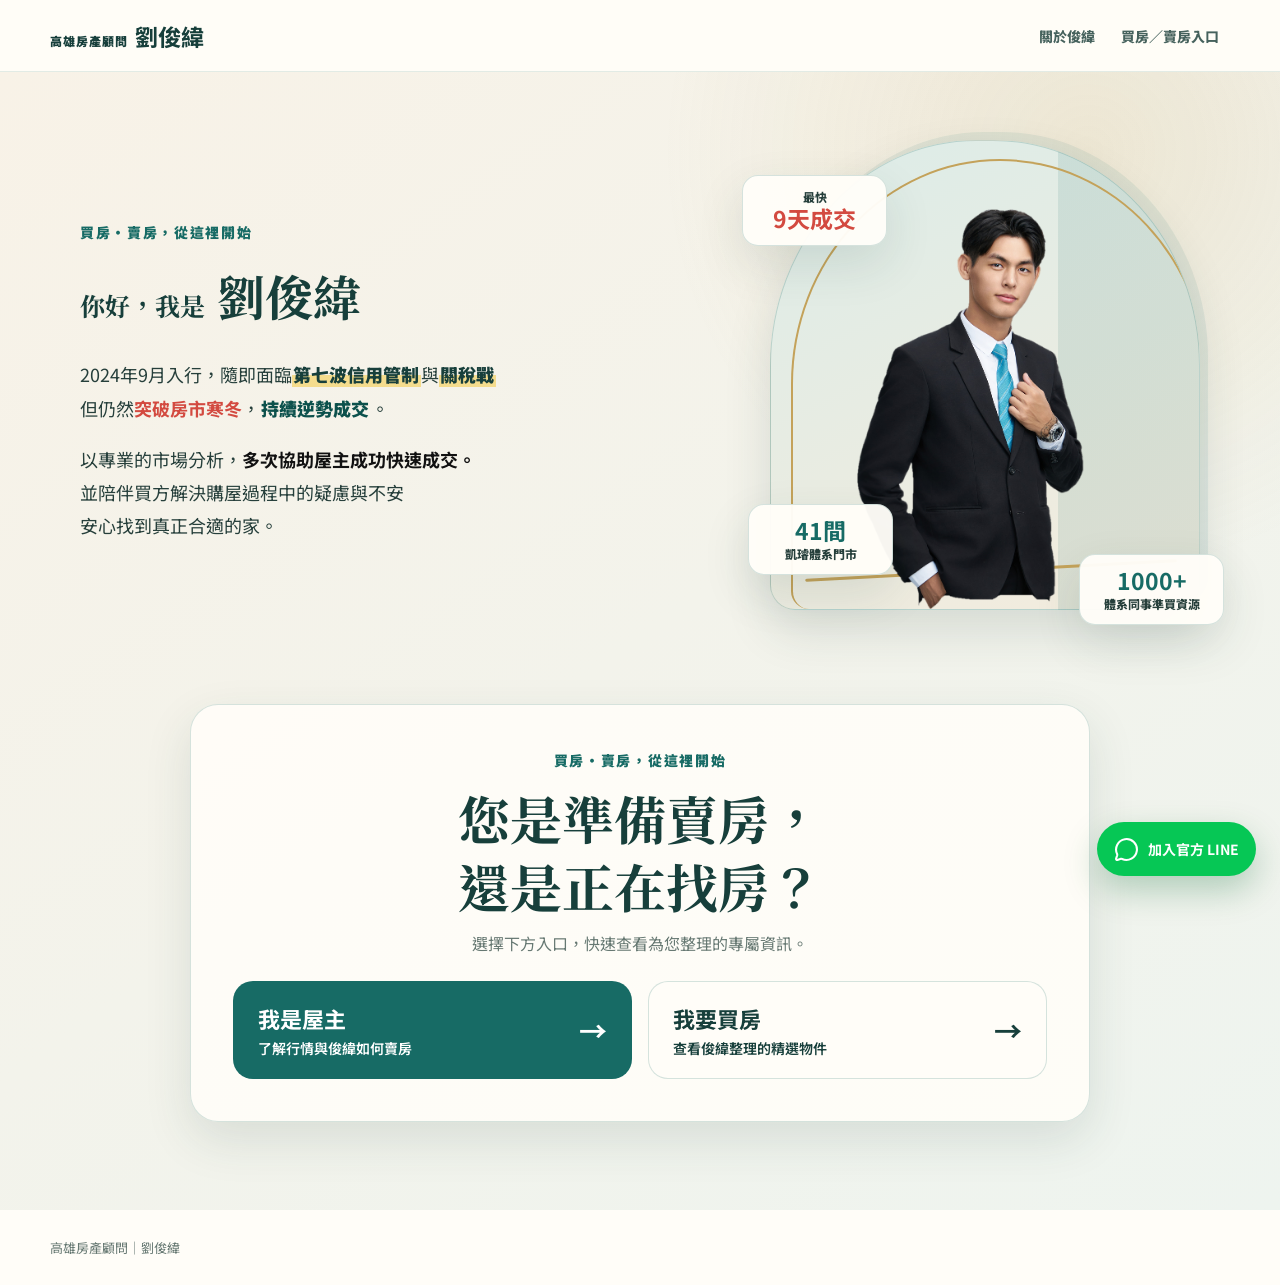
<file: index.html>
<!doctype html>
<html lang="zh-Hant">
<head>
  <meta charset="utf-8">
  <meta name="viewport" content="width=device-width,initial-scale=1">
  <title>劉俊緯不動產顧問｜買房・賣房服務</title>
  <meta name="description" content="高雄不動產買賣服務。選擇屋主或買方入口，快速查看適合您的房產資訊。">
  <meta property="og:title" content="劉俊緯不動產顧問｜買房・賣房服務">
  <meta property="og:description" content="買房・賣房，從這裡開始。">
  <meta property="og:image" content="https://kc880305.github.io/wei-house-sale-guide/44308c55a53321c8.png">
  <link rel="stylesheet" href="site.css?v=20261110r">
  <script src="site.js?v=20261110e" defer></script>
</head>
<body>
  <header class="site-header">
    <a class="brand" href="#profile"><span>高雄房產顧問</span><b>劉俊緯</b></a>
    <nav><a href="#profile">關於俊緯</a><a href="#choose">買房／賣房入口</a></nav>
    <button class="menu-button" type="button" aria-label="開啟網站目錄" aria-expanded="false"><span></span><span></span><span></span></button>
  </header>
  <div class="menu-panel" hidden><a href="#profile">關於俊緯</a><a href="#choose">買房／賣房入口</a></div>

  <main class="home-page">
    <section id="profile" class="pad profile-section">
      <div class="profile-layout">
        <div class="profile-copy">
          <span class="section-kicker">買房・賣房，從這裡開始</span>
          <h1><small>你好，我是</small><strong>劉俊緯</strong></h1>
          <p class="profile-story"><span>2024年9月入行，隨即面臨<strong>第七波信用管制</strong>與<strong>關稅戰</strong></span><span>但仍然<b>突破房市寒冬</b>，<strong class="inverse-win">持續逆勢成交</strong>。</span></p>
          <p class="profile-result"><span>以專業的市場分析，<strong>多次協助屋主成功快速成交。</strong></span><span>並陪伴買方解決購屋過程中的疑慮與不安</span><span>安心找到真正合適的家。</span></p>
        </div>
        <div class="profile-visual">
          <div class="profile-photo"><img src="44308c55a53321c8-profile.png" alt="高雄房產顧問劉俊緯"></div>
          <div class="profile-proof profile-proof-one"><span>最快</span><strong>9天成交</strong></div>
          <div class="profile-proof profile-proof-two"><strong>41間</strong><span>凱璿體系門市</span></div>
          <div class="profile-proof profile-proof-three"><strong>1000+</strong><span>體系同事準買資源</span></div>
        </div>
      </div>

      <div id="choose" class="home-choice-panel">
        <span class="section-kicker">買房・賣房，從這裡開始</span>
        <h2>您是準備賣房，<br>還是正在找房？</h2>
        <p>選擇下方入口，快速查看為您整理的專屬資訊。</p>
        <div class="choice-grid">
          <a class="choice-card owner-entry" href="owner.html"><div><strong>我是屋主</strong><span>了解行情與俊緯如何賣房</span></div><b>→</b></a>
          <a class="choice-card buyer-entry" href="buyer.html"><div><strong>我要買房</strong><span>查看俊緯整理的精選物件</span></div><b>→</b></a>
        </div>
      </div>
    </section>
  </main>

  <footer class="simple-footer"><p>高雄房產顧問｜劉俊緯</p></footer>
  <a class="line-float" href="https://lin.ee/toOOFOn" target="_blank" rel="noreferrer" aria-label="加入官方 LINE"><svg xmlns="http://www.w3.org/2000/svg" width="24" height="24" viewBox="0 0 24 24" fill="none" stroke="currentColor" stroke-width="2" stroke-linecap="round" stroke-linejoin="round" aria-hidden="true"><path d="M2.992 16.342a2 2 0 0 1 .094 1.167l-1.065 3.29a1 1 0 0 0 1.236 1.168l3.413-.998a2 2 0 0 1 1.099.092 10 10 0 1 0-4.777-4.719"></path></svg><b>加入官方 LINE</b></a>
</body>
</html>
</file>
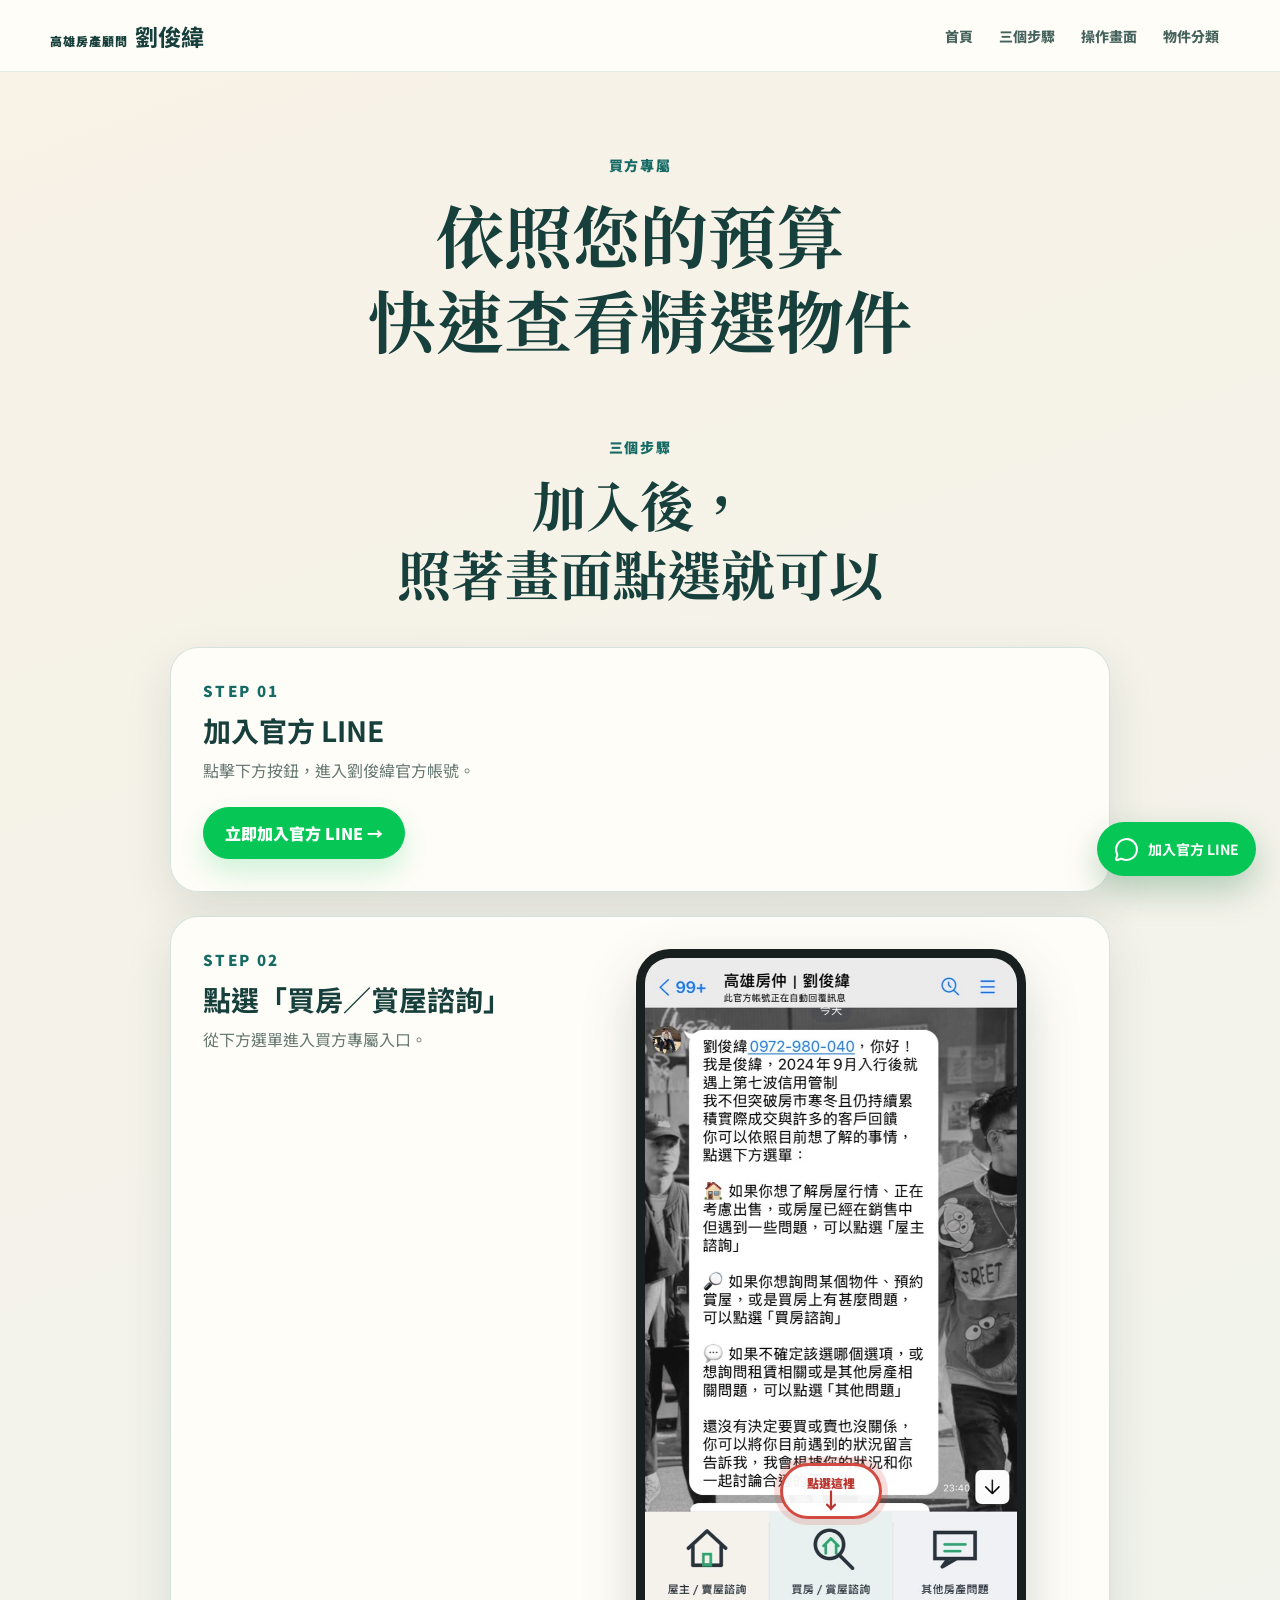
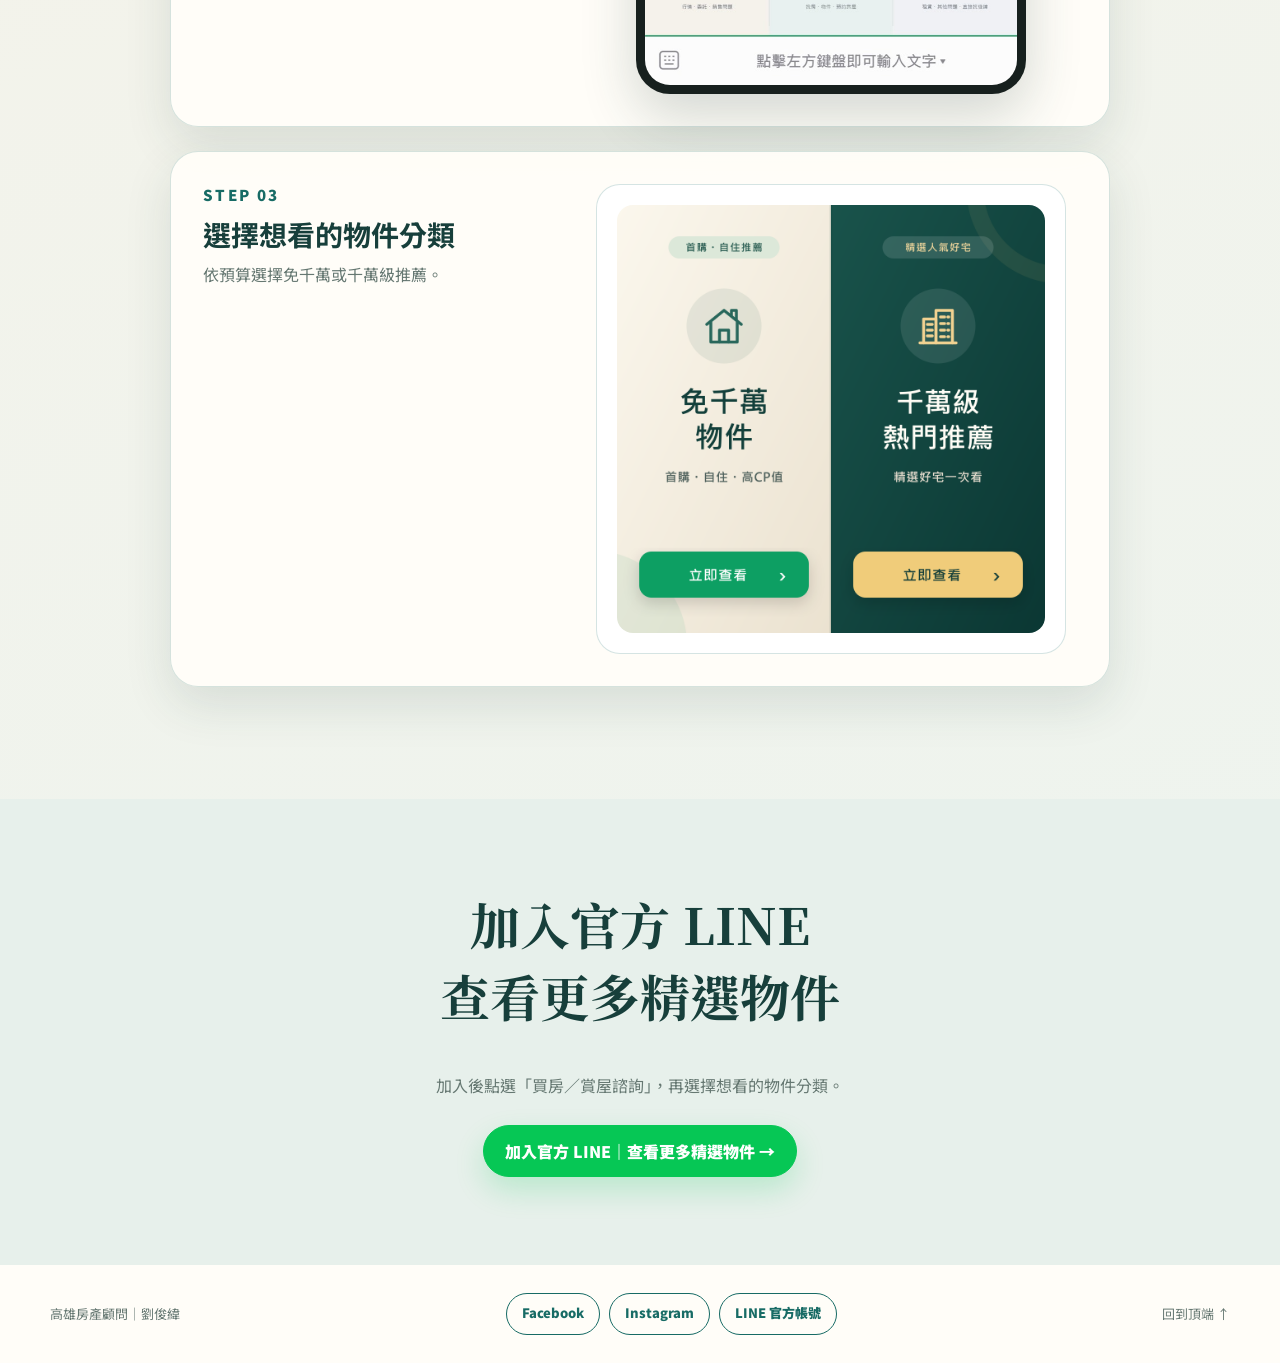
<file: buyer.html>
<!doctype html>
<html lang="zh-Hant">
<head>
  <meta charset="utf-8">
  <meta name="viewport" content="width=device-width,initial-scale=1">
  <title>精選物件｜劉俊緯不動產顧問</title>
  <meta name="description" content="加入劉俊緯官方LINE，點選買房諮詢，查看依預算整理的精選物件。">
  <link rel="stylesheet" href="site.css?v=20261110r">
  <script src="site.js?v=20261110e" defer></script>
</head>
<body>
  <header class="site-header">
    <a class="brand" href="index.html"><span>高雄房產顧問</span><b>劉俊緯</b></a>
    <nav><a href="#top">首頁</a><a href="#steps">三個步驟</a><a href="#step-two">操作畫面</a><a href="#step-three">物件分類</a></nav>
    <button class="menu-button" type="button" aria-label="開啟網站目錄" aria-expanded="false"><span></span><span></span><span></span></button>
  </header>
  <div class="menu-panel" hidden><a href="#top">首頁</a><a href="#steps">三個步驟</a><a href="#step-two">操作畫面</a><a href="#step-three">物件分類</a></div>

  <main class="buyer-page">
    <section id="top" class="buyer-intro">
      <span class="section-kicker">買方專屬</span>
      <h1><span>依照您的預算</span><span>快速查看精選物件</span></h1>
    </section>

    <section id="steps" class="pad buyer-journey">
      <div class="section-heading"><span>三個步驟</span><h2><span>加入後，</span><span>照著畫面點選就可以</span></h2></div>

      <article class="buyer-step step-one">
        <div class="step-number">STEP 01</div>
        <div class="step-copy"><h3>加入官方 LINE</h3><p>點擊下方按鈕，進入劉俊緯官方帳號。</p><a class="primary-button" href="https://lin.ee/toOOFOn" target="_blank" rel="noreferrer">立即加入官方 LINE →</a></div>
      </article>

      <article id="step-two" class="buyer-step visual-step">
        <div class="step-number">STEP 02</div>
        <div class="step-copy"><h3>點選「買房／賞屋諮詢」</h3><p>從下方選單進入買方專屬入口。</p></div>
        <div class="phone-shot"><img src="line-official-chat.jpg" alt="劉俊緯官方LINE完整歡迎訊息與三路口選單"><span class="tap-marker">點選這裡<b>↓</b></span></div>
      </article>

      <article id="step-three" class="buyer-step visual-step">
        <div class="step-number">STEP 03</div>
        <div class="step-copy"><h3>選擇想看的物件分類</h3><p>依預算選擇免千萬或千萬級推薦。</p></div>
        <div class="selector-shot"><img src="line-buyer-budget-selector.png" alt="免千萬物件與千萬級熱門推薦選擇畫面"></div>
      </article>
    </section>

    <section class="pad buyer-bottom"><h2>加入官方 LINE<br>查看更多精選物件</h2><p>加入後點選「買房／賞屋諮詢」，再選擇想看的物件分類。</p><a class="primary-button" href="https://lin.ee/toOOFOn" target="_blank" rel="noreferrer">加入官方 LINE｜查看更多精選物件 →</a></section>
  </main>

  <footer class="site-footer"><p>高雄房產顧問｜劉俊緯</p><div class="social-actions"><a class="facebook" href="https://www.facebook.com/profile.php?id=61593687617416" target="_blank" rel="noreferrer">Facebook</a><a class="instagram" href="https://www.instagram.com/wei.house_kh" target="_blank" rel="noreferrer">Instagram</a><a class="line" href="https://lin.ee/toOOFOn" target="_blank" rel="noreferrer">LINE 官方帳號</a></div><a href="#top">回到頂端 ↑</a></footer>
  <a class="line-float" href="https://lin.ee/toOOFOn" target="_blank" rel="noreferrer" aria-label="加入官方 LINE"><svg xmlns="http://www.w3.org/2000/svg" width="24" height="24" viewBox="0 0 24 24" fill="none" stroke="currentColor" stroke-width="2" stroke-linecap="round" stroke-linejoin="round" aria-hidden="true"><path d="M2.992 16.342a2 2 0 0 1 .094 1.167l-1.065 3.29a1 1 0 0 0 1.236 1.168l3.413-.998a2 2 0 0 1 1.099.092 10 10 0 1 0-4.777-4.719"></path></svg><b>加入官方 LINE</b></a>
</body>
</html>
</file>
<file: site.css>
@import url("https://fonts.googleapis.com/css2?family=Noto+Sans+TC:wght@400;600;700;800;900&family=Noto+Serif+TC:wght@600;700;800;900&display=swap");

:root{
  --paper:#f7f2e8;
  --paper-deep:#eee5d4;
  --white:#fffdf8;
  --ink:#173f3b;
  --text:#263f3b;
  --muted:#667872;
  --teal:#176b65;
  --teal-dark:#0c514c;
  --teal-soft:#deece8;
  --gold:#c4a25a;
  --gold-soft:#f4e8c9;
  --red:#d34a40;
  --line:rgba(23,107,101,.18);
  --shadow:0 18px 48px rgba(35,64,58,.12);
}

*{box-sizing:border-box}
html{scroll-behavior:smooth;scroll-padding-top:76px}
body{margin:0;padding-top:72px;background:var(--paper);color:var(--text);font-family:"Noto Sans TC","Microsoft JhengHei",sans-serif;overflow-x:clip}
img{display:block;max-width:100%}
a{color:inherit;text-decoration:none}
button{font:inherit}
h1,h2,h3,p{margin-top:0}

.site-header{
  position:fixed;top:0;left:0;right:0;z-index:50;height:72px;padding:0 max(24px,calc((100vw - 1180px)/2));
  display:flex;align-items:center;gap:28px;background:rgba(255,253,248,.95);
  border-bottom:1px solid rgba(23,107,101,.12);backdrop-filter:blur(16px)
}
.brand{display:flex;align-items:baseline;gap:7px;white-space:nowrap;color:var(--ink);font-weight:900}
.brand span{font-size:12px;letter-spacing:.08em}.brand b{font-size:23px}
.site-header nav{margin-left:auto;display:flex;align-items:center;gap:4px}
.site-header nav a{position:relative;padding:10px 11px;color:#46625d;font-size:14px;font-weight:800}
.site-header nav a:after{content:"";position:absolute;left:11px;right:11px;bottom:5px;height:2px;background:var(--gold);transform:scaleX(0);transition:.2s}
.site-header nav a:hover{color:var(--teal)}.site-header nav a:hover:after{transform:scaleX(1)}
.menu-button{display:none;margin-left:auto;width:44px;height:44px;border:0;border-radius:50%;background:var(--teal);padding:12px;cursor:pointer}
.menu-button span{display:block;height:2px;margin:4px 0;border-radius:2px;background:#fff;transition:.2s}
.menu-button[aria-expanded="true"] span:nth-child(1){transform:translateY(6px) rotate(45deg)}
.menu-button[aria-expanded="true"] span:nth-child(2){opacity:0}
.menu-button[aria-expanded="true"] span:nth-child(3){transform:translateY(-6px) rotate(-45deg)}
.menu-panel{position:fixed;top:72px;right:14px;z-index:49;width:min(310px,calc(100vw - 28px));padding:12px;background:var(--white);border:1px solid var(--line);border-radius:18px;box-shadow:var(--shadow)}
.menu-panel a{display:block;padding:13px 14px;border-radius:11px;font-weight:800}
.menu-panel a:hover{background:var(--teal-soft);color:var(--teal)}

.pad{padding:88px max(24px,calc((100vw - 1180px)/2))}
.section-soft{background:#f0eee6}
.section-kicker,.section-heading>span{display:inline-flex;color:var(--teal);font-size:14px;font-weight:900;letter-spacing:.12em}
.section-heading{max-width:930px;margin:0 auto 40px;text-align:center}
.section-heading>span{margin-bottom:12px}
.section-heading h2{margin:0;color:var(--ink);font-family:"Noto Serif TC",serif;font-size:clamp(34px,4.3vw,54px);line-height:1.28}
.section-heading h2 span,.section-heading p span{display:block}
.section-heading p{margin:14px 0 0;color:var(--muted);font-size:17px;line-height:1.8}
.section-heading p strong{color:var(--ink)}
.swipe-hint{display:none}

.primary-button,.contact-button,.phone-button{
  display:inline-flex;align-items:center;justify-content:center;gap:8px;min-height:52px;padding:13px 21px;
  border:1px solid var(--teal);border-radius:999px;background:var(--teal);color:#fff;font-weight:900;
  box-shadow:0 13px 30px rgba(23,107,101,.16);transition:.2s
}
.primary-button:hover,.contact-button:hover,.phone-button:hover{background:var(--teal-dark);transform:translateY(-2px);box-shadow:0 17px 34px rgba(23,107,101,.23)}
.primary-button,.contact-button{border-color:#06c755;background:#06c755;box-shadow:0 13px 30px rgba(6,199,85,.2)}
.primary-button:hover,.contact-button:hover{border-color:#05ad49;background:#05ad49;box-shadow:0 17px 34px rgba(6,199,85,.28)}
.plain-link{display:inline-flex;padding:12px 5px;color:var(--teal);font-weight:900;border-bottom:1px solid var(--teal)}

/* Public home — private profile layout */
.profile-section{min-height:calc(100svh - 72px);padding-top:68px;background:radial-gradient(circle at 85% 7%,rgba(196,162,90,.16),transparent 28%),linear-gradient(145deg,#f8f2e7,#eef4ef)}
.profile-layout{display:grid;grid-template-columns:minmax(0,1fr) 430px;align-items:center;gap:55px;max-width:1120px;margin:auto}
.profile-copy{padding:10px 0}
.profile-copy h1{display:flex;align-items:baseline;gap:12px;margin:18px 0 28px;color:var(--ink);font-family:"Noto Serif TC",serif}
.profile-copy h1 small{font-size:25px}.profile-copy h1 strong{font-size:48px}
.profile-story,.profile-result{font-size:18px;line-height:1.85}
.profile-story span,.profile-result span{display:block}
.profile-story strong{padding:0 .08em;color:var(--ink);font-weight:900;background:linear-gradient(transparent 54%,rgba(244,213,112,.76) 54%)}.profile-story b{color:var(--red)}.profile-story .inverse-win{color:var(--teal-dark);background:none}.profile-result strong{color:#111}
.profile-visual{position:relative;height:500px}
.profile-photo{position:relative;isolation:isolate;height:470px;border:1px solid rgba(23,107,101,.2);border-radius:48% 48% 25px 25px;background:linear-gradient(90deg,transparent 0 67%,rgba(23,107,101,.11) 67%),linear-gradient(155deg,#dcece8,#f4ecdd);box-shadow:8px -8px rgba(23,107,101,.08),0 20px 48px rgba(35,64,58,.14);overflow:hidden}
.profile-photo:before{content:"";position:absolute;inset:18px -10px 0 20px;z-index:0;border:2px solid var(--gold);border-bottom:0;border-radius:50% 50% 18px 18px}
.profile-photo:after{content:"";position:absolute;left:8%;right:5%;bottom:8%;z-index:1;height:3px;border-radius:99px;background:var(--gold);transform:rotate(-3deg)}
.profile-photo img{position:relative;z-index:2;width:100%;height:100%;object-fit:contain;object-position:center bottom}
.profile-proof{position:absolute;z-index:4;min-width:145px;padding:12px 15px;border:1px solid rgba(23,107,101,.18);border-radius:16px;background:rgba(255,253,248,.97);text-align:center;box-shadow:var(--shadow)}
.profile-proof span,.profile-proof strong{display:block}.profile-proof span{font-size:12px;font-weight:800}.profile-proof strong{color:var(--teal);font-size:23px;line-height:1.2}.profile-proof-one{top:7%;left:-28px}.profile-proof-one strong{color:var(--red)}.profile-proof-two{left:-22px;bottom:13%}.profile-proof-three{right:-24px;bottom:3%}
.home-choice-panel{max-width:900px;margin:64px auto 0;padding:42px;border:1px solid var(--line);border-radius:28px;background:rgba(255,253,248,.92);text-align:center;box-shadow:var(--shadow)}
.home-choice-panel h2{margin:13px 0 12px;color:var(--ink);font-family:"Noto Serif TC",serif;font-size:clamp(34px,4.5vw,52px);line-height:1.3}
.home-choice-panel>p{margin-bottom:26px;color:var(--muted)}
.choice-grid{display:grid;grid-template-columns:1fr 1fr;gap:16px}
.choice-card{min-height:94px;padding:20px 24px;display:flex;align-items:center;justify-content:space-between;border:1px solid var(--line);border-radius:20px;text-align:left;font-weight:900;transition:.2s}
.choice-card strong{display:block;font-size:22px}.choice-card span{display:block;margin-top:4px;font-size:14px;font-weight:600}.choice-card>b{font-size:28px}
.owner-entry{background:var(--teal);color:#fff}.buyer-entry{background:var(--white);color:var(--ink)}
.choice-card:hover{transform:translateY(-3px);box-shadow:var(--shadow)}

/* Owner hero — same composition as the private site */
.private-hero{max-width:1280px;min-height:calc(100svh - 72px);margin:auto;padding:64px 38px 54px;display:grid;grid-template-columns:minmax(0,1fr) 540px;align-items:center;gap:48px}
.hero-copy h1{margin:19px 0;color:var(--ink);font-family:"Noto Serif TC",serif;font-size:clamp(46px,5vw,67px);line-height:1.25}
.hero-copy h1 span{display:block}
.hero-lead{font-size:18px;line-height:1.8}.hero-lead span{display:block}
.hero-actions{display:flex;align-items:center;gap:22px;margin-top:30px;flex-wrap:wrap}
.hero-visual{position:relative;height:570px}
.portrait{position:absolute;inset:40px 28px 0;isolation:isolate;border:1px solid rgba(23,107,101,.2);border-radius:48% 48% 24px 24px;background:linear-gradient(90deg,transparent 0 67%,rgba(23,107,101,.11) 67%),linear-gradient(155deg,#dcece8,#f4ecdd);box-shadow:8px -8px rgba(23,107,101,.08),0 20px 48px rgba(35,64,58,.14);overflow:hidden}
.portrait:before{content:"";position:absolute;inset:18px -10px 0 20px;border:2px solid var(--gold);border-bottom:0;border-radius:50% 50% 18px 18px}
.portrait:after{content:"";position:absolute;left:8%;right:5%;bottom:8%;height:3px;border-radius:99px;background:var(--gold);transform:rotate(-3deg)}
.portrait img{position:relative;z-index:2;width:100%;height:100%;object-fit:contain;object-position:center bottom}
.proof{position:absolute;z-index:4;min-width:155px;padding:14px 18px;border:1px solid rgba(23,107,101,.18);border-radius:17px;background:rgba(255,253,248,.97);text-align:center;box-shadow:var(--shadow)}
.proof span,.proof strong{display:block}.proof span{font-size:13px;font-weight:800}.proof strong{color:var(--teal);font-size:25px;line-height:1.2}.proof-one{top:9%;left:0}.proof-one strong{color:var(--red)}.proof-two{left:1%;bottom:11%}.proof-three{right:0;bottom:2%}

.card-row{display:grid;gap:16px}.situation-row{grid-template-columns:repeat(4,1fr)}.method-row{grid-template-columns:repeat(3,1fr)}
.card-row article{padding:27px;border:1px solid var(--line);border-radius:21px;background:var(--white);box-shadow:0 14px 36px rgba(35,64,58,.07)}
.card-row article>b{color:var(--gold);font-family:"Noto Serif TC",serif;font-size:36px}
.card-row h3{margin:9px 0;color:var(--ink);font-size:20px;line-height:1.5}.card-row p{margin:0;color:var(--muted);line-height:1.7}

.records-section{background:#faf7f0}
.record-row{display:grid;grid-template-columns:repeat(4,1fr);gap:18px}
.record-card{padding:11px 11px 23px;border:1px solid var(--line);border-radius:20px;background:#fff;box-shadow:0 14px 36px rgba(35,64,58,.08);text-align:center}
.record-card img{width:100%;aspect-ratio:4/3;object-fit:cover;border-radius:13px}
.record-card h3{margin:15px 5px 4px;color:var(--ink)}.record-card p{margin:0;color:var(--muted)}.record-card p strong{display:block;color:var(--red);font-size:31px}
.section-action{max-width:820px;margin:38px auto 0;padding:28px;border:1px solid var(--line);border-radius:22px;background:var(--white);text-align:center;box-shadow:0 14px 36px rgba(35,64,58,.07)}
.section-action p{font-weight:800}.center-action{text-align:center;margin-top:34px}

.packaging-heading h2 span{display:block}
.before-after{display:grid;grid-template-columns:1fr 1fr;gap:22px;max-width:1050px;margin:auto}
.before-after figure{margin:0;padding:12px;border:1px solid var(--line);border-radius:22px;background:#fff;box-shadow:var(--shadow)}
.image-wrap{position:relative;display:block;width:100%;padding:0;border:0;border-radius:15px;background:#eef0eb;cursor:zoom-in;overflow:hidden}
.image-wrap img{width:100%;aspect-ratio:4/3;object-fit:cover}.image-wrap>span{position:absolute;right:12px;bottom:12px;padding:6px 10px;border-radius:999px;background:rgba(12,81,76,.9);color:#fff;font-size:12px;font-weight:800}
.before-after figcaption{padding:14px 8px 4px}.before-after figcaption b,.before-after figcaption span{display:block}.before-after figcaption b{color:var(--ink);font-size:19px}.before-after figcaption span{margin-top:4px;color:var(--muted)}.before-after figcaption span strong{color:#111}.before-after figcaption em{color:var(--red);font-style:normal;font-weight:900}
.method-section{background:linear-gradient(145deg,#f1eadc,#e7f0eb)}

.feedback-board{display:grid;grid-template-columns:repeat(3,1fr);gap:18px;align-items:start}
.feedback-board>article{padding:18px;border:1px solid var(--line);border-radius:22px;background:var(--white);box-shadow:0 14px 36px rgba(35,64,58,.08)}
.feedback-board h3{color:var(--teal);font-size:18px}.feedback-board article>div{display:grid;gap:10px}.feedback-board img{width:100%;border-radius:12px;background:#fff}

.strategy-cta{display:grid;grid-template-columns:1fr auto;align-items:center;gap:28px;background:linear-gradient(135deg,#fffaf0,#eee3c8)}
.strategy-cta h2{margin:0 0 8px;color:var(--ink);font-family:"Noto Serif TC",serif;font-size:clamp(30px,4vw,45px)}.strategy-cta p{margin:0;color:var(--muted)}

.contact-section{display:grid;grid-template-columns:1fr 430px;align-items:center;gap:54px;background:#e8f1ed}
.contact-copy h2{color:var(--ink);font-family:"Noto Serif TC",serif;font-size:clamp(36px,4.5vw,54px)}
.contact-subtitle{color:var(--teal);font-family:"Noto Serif TC",serif;font-size:27px;font-weight:900;line-height:1.5}.contact-subtitle span,.contact-detail span{display:block}
.contact-detail{font-size:17px;line-height:1.8}.contact-detail span+span{margin-top:9px}
.contact-button{margin-top:14px}
.contact-card{padding:22px;border:1px solid var(--line);border-radius:28px;background:var(--white);text-align:center;box-shadow:var(--shadow)}
.contact-card img{width:100%;max-height:390px;object-fit:contain;border-radius:20px;background:linear-gradient(155deg,#dcece8,#f4ecdd)}
.contact-card>p{margin:18px 0 2px;color:var(--teal);font-weight:800}.contact-card h3{margin:0 0 12px;color:var(--ink);font-size:34px}.contact-card>div span,.contact-card>div small{display:block;color:var(--muted);line-height:1.7}.phone-button{width:100%;margin-top:17px;font-size:21px}

.site-footer,.simple-footer{padding:28px max(24px,calc((100vw - 1180px)/2));display:flex;align-items:center;justify-content:space-between;gap:24px;background:#fffdf8;color:var(--muted);font-size:13px}
.site-footer p,.simple-footer p{margin:0}.social-actions{display:flex;gap:9px;flex-wrap:wrap}
.social-actions a{min-height:42px;padding:9px 15px;border:1px solid var(--teal);border-radius:999px;color:var(--teal);font-weight:900;transition:.2s}
.social-actions .facebook:hover{border-color:#1877f2;background:#1877f2;color:#fff}.social-actions .instagram:hover{border-color:#d62976;background:linear-gradient(135deg,#833ab4,#fd1d1d,#fcb045);color:#fff}.social-actions .line:hover{border-color:#06c755;background:#06c755;color:#fff}

.line-float{position:fixed;right:24px;bottom:24px;z-index:45;display:flex;align-items:center;gap:9px;min-height:54px;padding:11px 17px;border-radius:999px;background:#06c755;color:#fff;font-size:14px;font-weight:900;box-shadow:0 14px 34px rgba(4,98,45,.27);transition:.2s}
.line-float:hover{transform:translateY(-3px);box-shadow:0 18px 40px rgba(4,98,45,.35)}
.line-float svg{width:25px;height:25px;flex:0 0 auto}

.lightbox[hidden]{display:none}.lightbox{position:fixed;inset:0;z-index:100;display:grid;grid-template-rows:1fr auto;place-items:center;padding:55px 20px 24px;background:rgba(7,27,24,.92)}
.lightbox img{max-width:min(1100px,94vw);max-height:82vh;border-radius:16px}.lightbox p{color:#fff}.lightbox-close{position:absolute;top:16px;right:20px;width:44px;height:44px;border:1px solid rgba(255,255,255,.4);border-radius:50%;background:rgba(255,255,255,.13);color:#fff;font-size:28px;cursor:pointer}.lightbox-open{overflow:hidden}

/* Buyer journey */
.buyer-page{background:linear-gradient(160deg,#f8f2e7,#edf4ef)}
.buyer-intro{padding:80px 24px 38px;text-align:center}
.buyer-intro h1{margin:15px 0 0;color:var(--ink);font-family:"Noto Serif TC",serif;font-size:clamp(45px,5.5vw,68px);line-height:1.25}.buyer-intro h1 span{display:block}
.buyer-journey{padding-top:35px;max-width:1040px;margin:auto}
.buyer-step{position:relative;margin-bottom:24px;padding:32px;border:1px solid var(--line);border-radius:28px;background:rgba(255,253,248,.96);box-shadow:var(--shadow)}
.step-number{color:var(--teal);font-size:15px;font-weight:900;letter-spacing:.16em}.step-copy h3{margin:9px 0 7px;color:var(--ink);font-size:28px}.step-copy p{color:var(--muted);line-height:1.7}.step-one .primary-button{margin-top:7px}
.visual-step{display:grid;grid-template-columns:minmax(220px,.7fr) minmax(320px,1fr);column-gap:38px;align-items:start}.visual-step .step-number,.visual-step .step-copy{grid-column:1}.visual-step>div:last-child{grid-column:2;grid-row:1/4}
.phone-shot{position:relative;max-width:390px;margin:auto;padding:9px;border-radius:34px;background:#17201e;box-shadow:0 22px 55px rgba(35,64,58,.2)}.phone-shot img{width:100%;border-radius:25px}
.tap-marker{position:absolute;left:50%;bottom:23.5%;transform:translateX(-50%);width:102px;padding:8px;border:3px solid var(--red);border-radius:999px;background:rgba(255,255,255,.94);color:#b93631;text-align:center;font-size:12px;font-weight:900;box-shadow:0 0 0 6px rgba(211,74,64,.18)}.tap-marker b{display:block;font-size:22px;line-height:.8}
.selector-shot{max-width:470px;margin:auto;padding:20px;border:1px solid var(--line);border-radius:24px;background:#fff}.selector-shot img{width:100%;border-radius:16px}
.buyer-bottom{text-align:center;background:#e7f0eb}.buyer-bottom h2{color:var(--ink);font-family:"Noto Serif TC",serif;font-size:clamp(34px,4.5vw,50px)}.buyer-bottom p{color:var(--muted)}.buyer-bottom .primary-button{margin-top:12px}

@media(max-width:900px){
  .site-header nav{display:none}.menu-button{display:block}
  .profile-layout{grid-template-columns:1fr;max-width:650px}.profile-copy{text-align:center}.profile-visual{width:min(100%,430px);margin:auto}.profile-photo{width:100%;margin:auto}
  .private-hero{grid-template-columns:1fr;max-width:720px}.hero-visual{grid-row:1}.hero-copy{grid-row:2;text-align:center}.hero-actions{justify-content:center}
  .situation-row{grid-template-columns:repeat(2,1fr)}.record-row{grid-template-columns:repeat(2,1fr)}
  .strategy-cta,.contact-section{grid-template-columns:1fr}.strategy-cta{text-align:center}.contact-card{max-width:500px;margin:auto}
}

@media(max-width:600px){
  html{scroll-padding-top:64px}html,body{width:100%;max-width:100%;overflow-x:hidden}body{padding-top:64px}.site-header{height:64px;padding:0 15px}.brand span{font-size:9px}.brand b{font-size:18px}.menu-panel{top:64px}
  .pad{padding:58px 20px}.section-heading{margin-bottom:28px}.section-heading h2{font-size:30px}.section-heading p{font-size:15px}
  .primary-button,.contact-button{width:100%;min-height:50px;padding:12px 14px;font-size:14px}

  .profile-section{padding-top:35px}.profile-layout{display:flex;flex-direction:column;gap:18px}.profile-copy{text-align:left}.profile-copy h1{margin:15px 0 19px}.profile-copy h1 small{font-size:20px}.profile-copy h1 strong{font-size:37px}.profile-story,.profile-result{font-size:15px;line-height:1.8}.profile-visual{height:390px;order:2}.profile-photo{height:350px}.profile-proof{min-width:122px;padding:10px 9px}.profile-proof span{font-size:11px}.profile-proof strong{font-size:19px}.profile-proof-one{top:3%;left:-4px}.profile-proof-two{left:-4px;bottom:12%}.profile-proof-three{right:-4px;bottom:1%}.profile-copy{order:1}
  .home-choice-panel{margin-top:38px;padding:27px 17px}.home-choice-panel h2{font-size:34px}.home-choice-panel>p{font-size:14px;line-height:1.7}.choice-grid{grid-template-columns:1fr}.choice-card{min-height:84px;padding:17px 19px}.choice-card strong{font-size:20px}

  .private-hero{min-height:0;padding:42px 18px 52px;display:block}.private-hero .hero-visual{display:none}.private-hero .hero-actions .primary-button{display:none}.hero-copy{text-align:center}.hero-actions{justify-content:center}
  .hero-copy h1{font-size:39px;line-height:1.3}.hero-lead{font-size:15px}.hero-lead span{display:block}.hero-actions{display:grid;gap:12px}.plain-link{justify-self:center}

  .card-row,.record-row,.feedback-board{display:flex;gap:15px;margin-inline:-20px;padding:4px 20px 18px;overflow-x:auto;scroll-snap-type:x mandatory;scrollbar-width:none}.card-row::-webkit-scrollbar,.record-row::-webkit-scrollbar,.feedback-board::-webkit-scrollbar{display:none}.card-row article,.record-card,.feedback-board>article{flex:0 0 86%;scroll-snap-align:start}.swipe-hint{display:block;margin:3px 0 18px;color:var(--muted);text-align:center;font-size:13px;font-weight:700}
  .record-card p strong{font-size:28px}.section-action{padding:23px 17px}.section-action p{font-size:15px;line-height:1.7}.section-action p span{display:block}
  #situations .section-heading h2{font-size:clamp(23px,7vw,27px);letter-spacing:-.04em;white-space:nowrap}.packaging-heading h2{font-size:clamp(25px,7.3vw,30px)}.packaging-heading h2 span{white-space:nowrap}.before-after{grid-template-columns:1fr;gap:16px}.before-after figcaption b{font-size:17px}
  .strategy-cta{padding:48px 20px}.strategy-cta h2{font-size:30px}
  .contact-section{padding-top:58px}.contact-copy{text-align:center}.contact-copy h2{font-size:38px}.contact-copy h2 span{display:block}.contact-subtitle{font-size:21px}.contact-detail{font-size:15px}.contact-card{padding:18px}.contact-card h3{font-size:31px}

  .site-footer,.simple-footer{padding:25px 20px;flex-direction:column;text-align:center}.social-actions{display:grid;grid-template-columns:1fr;width:100%}.social-actions a{width:100%}
  .line-float{right:16px;bottom:16px;width:58px;height:58px;min-height:58px;padding:0;justify-content:center}.line-float b{display:none}.line-float svg{width:27px;height:27px}

  .buyer-intro{padding:53px 20px 24px}.buyer-intro h1{font-size:39px}.buyer-journey{padding:25px 20px 58px}.buyer-journey .section-heading h2{font-size:27px}.buyer-step{padding:24px 18px;border-radius:22px}.step-copy h3{font-size:23px}#step-two .step-copy p,#step-three .step-copy p{white-space:nowrap}.visual-step{display:block}.visual-step>div:last-child{margin-top:22px}.phone-shot{max-width:350px}.selector-shot{padding:11px}.buyer-bottom{padding:55px 20px}.buyer-bottom h2{font-size:33px}
}

@media(max-width:390px){
  .hero-copy h1{font-size:36px}.hero-visual{height:480px}.proof{min-width:122px}.proof span{font-size:11px}.proof strong{font-size:19px}
  .packaging-heading h2{font-size:24px;letter-spacing:-.03em}
}
</file>
